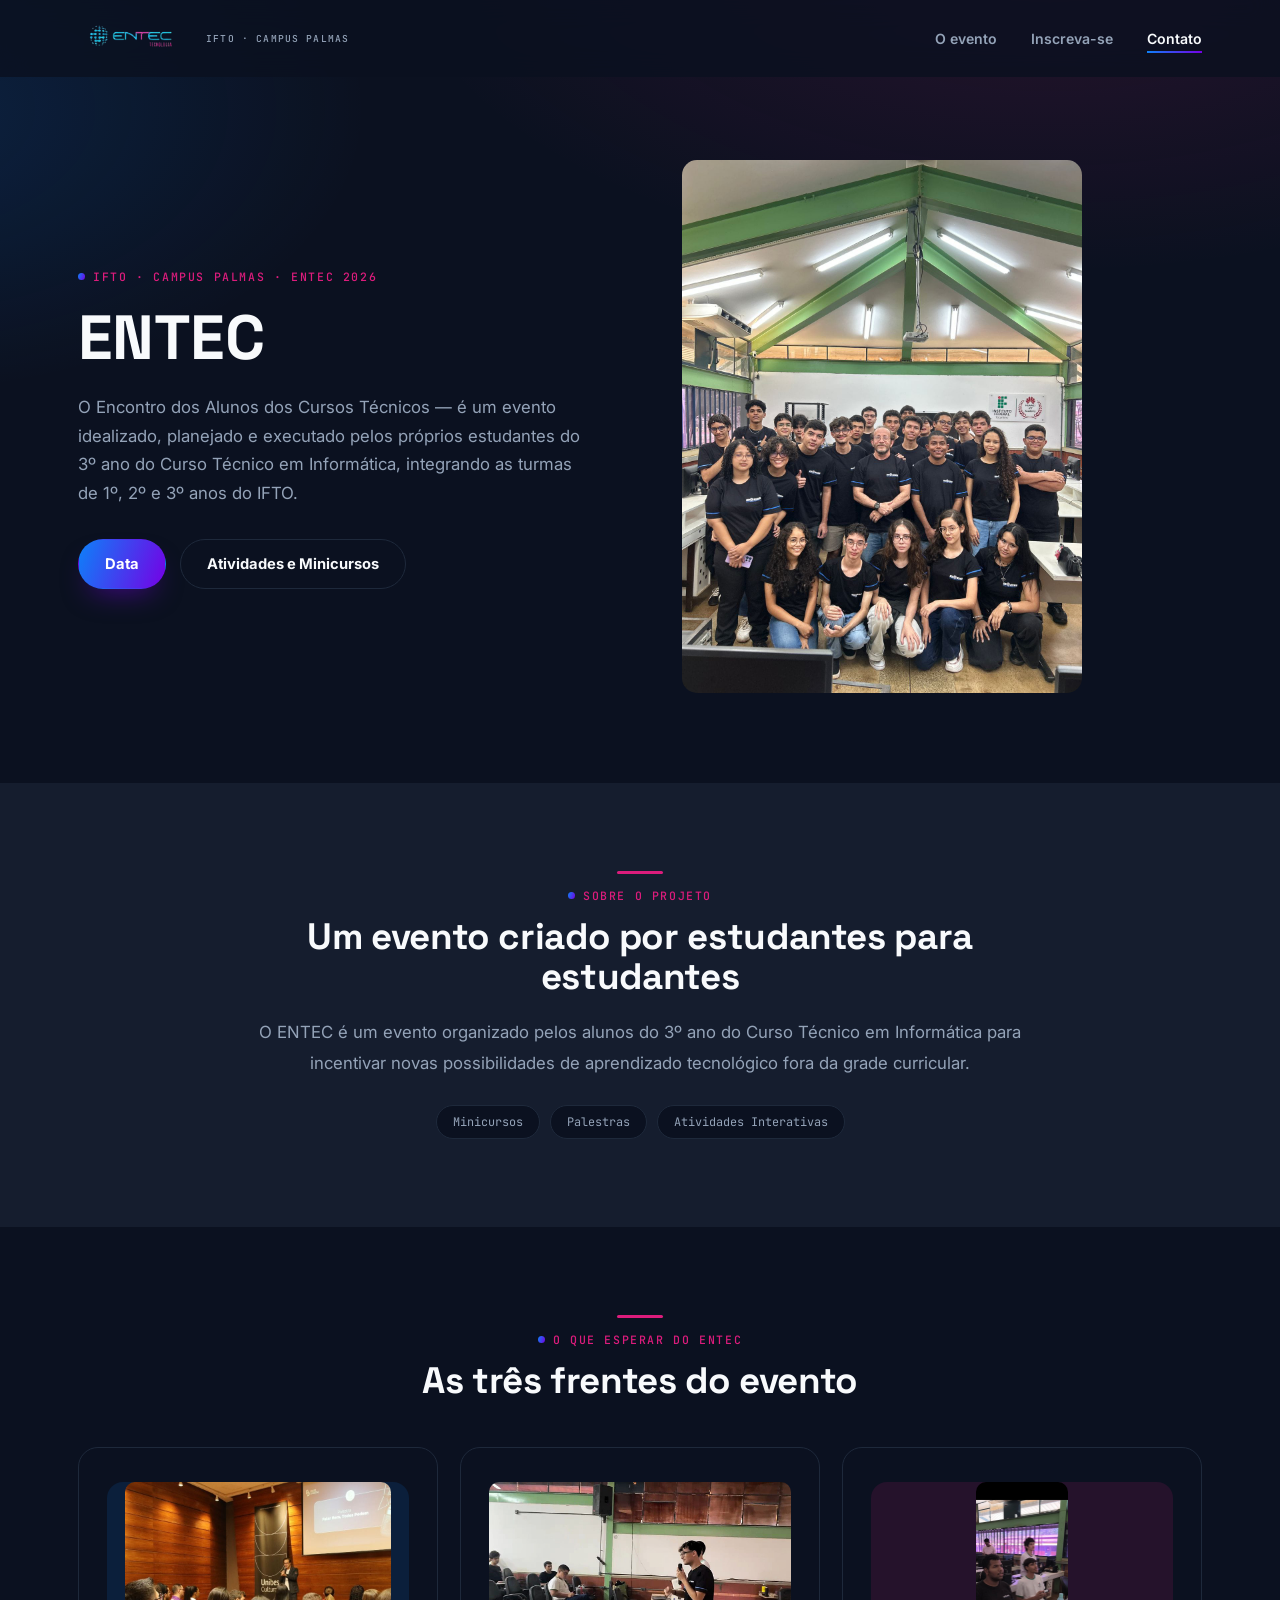
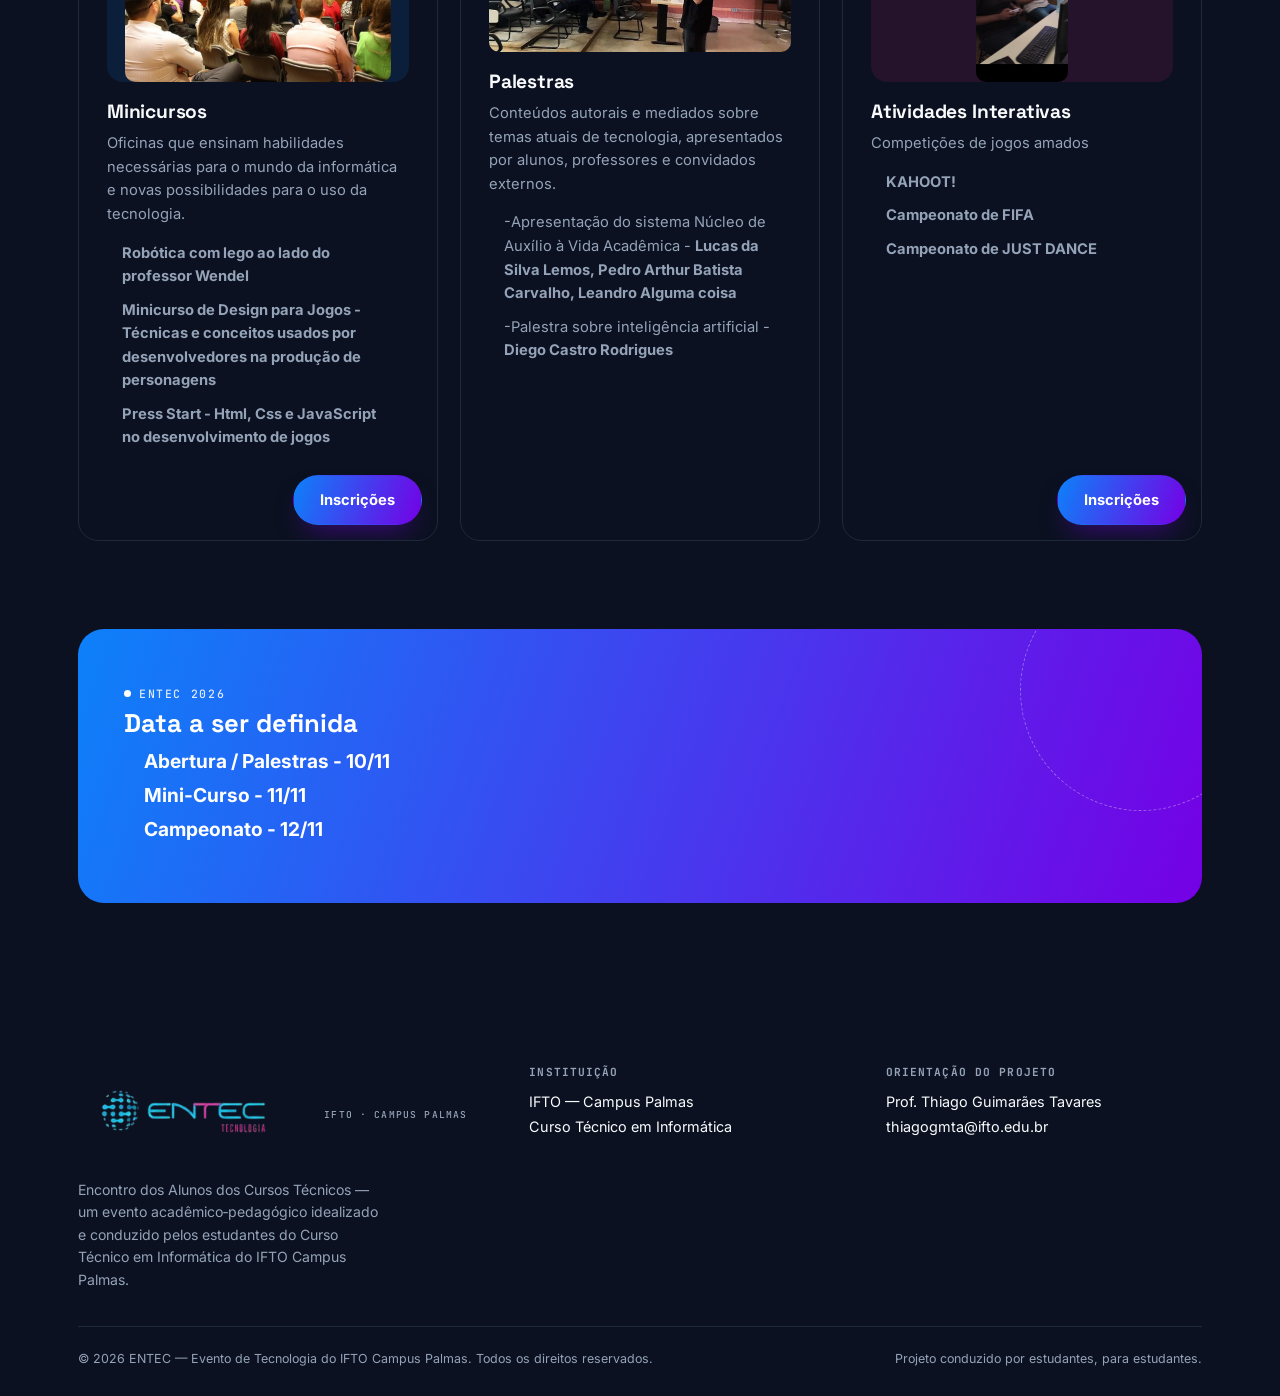
<file: index.html>
<!DOCTYPE html>
<html lang="pt-BR">

<head>
  <meta charset="UTF-8">
  <meta name="viewport" content="width=device-width, initial-scale=1.0">
  <title>ENTEC 2026 — Encontro dos Alunos dos Cursos Técnicos · IFTO Campus Palmas</title>
  <meta name="description"
    content="ENTEC — Encontro dos Alunos dos Cursos Técnicos. Um evento idealizado e conduzido pelos próprios estudantes do IFTO Campus Palmas.">
  <link href="style.css" rel="stylesheet" type="text/css">
  <link rel="preconnect" href="https://fonts.googleapis.com">
  <link rel="preconnect" href="https://fonts.gstatic.com" crossorigin>
  <link
    href="https://fonts.googleapis.com/css2?family=Space+Grotesk:wght@500;600;700&family=Inter:wght@400;500;600;700&family=JetBrains+Mono:wght@500&display=swap"
    rel="stylesheet">
</head>

<body>

  <header class="site" id="siteHeader">
    <div class="wrap nav-inner">
      <a href="#topo" class="brand">
        <img class="brand-logo-img" src="assets/logo-img.png" alt="Logo do ENTEC 2026">
        <small class="brand-sub">IFTO · Campus Palmas</small>
      </a>
      <nav class="links" id="navLinks">
        <a href="#esperar">O evento</a>
        <a href="inscricoes_minicurso.html">Inscreva-se</a>
        <a href="#contato">Contato</a>
      </nav>
      <button class="burger" id="burgerBtn" aria-label="Abrir menu">
        <span></span><span></span><span></span>
      </button>
    </div>
    <div class="mobile-panel" id="mobilePanel">
      <a href="#esperar">O evento</a>
      <a href="inscricoes_minicurso.html">Inscreva-se</a>
      <a href="#contato">Contato</a>
      <a href="#contato" class="nav-cta">Fique ligado</a>
    </div>
  </header>

  <main id="topo">

    <!-- HERO -->
    <section class="hero">
      <div class="wrap hero-grid">
        <div>
          <span class="eyebrow reveal in">IFTO · Campus Palmas · ENTEC 2026</span>
          <h1 class="reveal in">ENTEC</h1>
          <p class="lead reveal in">O Encontro dos Alunos dos Cursos Técnicos — é um evento idealizado,
            planejado e executado pelos próprios estudantes do 3º ano do Curso Técnico em Informática, integrando as
            turmas de 1º, 2º e 3º anos do IFTO.</p>
          <div class="hero-ctas reveal in">
            <a href="#contato" class="btn btn-primary">Data</a>
            <a href="#esperar" class="btn btn-ghost">Atividades e Minicursos</a>
          </div>
        </div>
        <div class="hero-visual reveal in">
          <img id="imgprincipal" src="assets/turma_no_gredes.jpeg" alt="">
        </div>
      </div>
    </section>

    <!-- SOBRE -->
    <section class="sobre section-pad" id="sobre">
      <div class="wrap">
        <div class="sobre-inner reveal">
          <span class="divider-dot"></span>
          <span class="eyebrow" style="margin-top:14px; display:inline-flex;">Sobre o projeto</span>
          <h2 style="margin-top:14px; font-size:clamp(1.7rem,3vw,2.3rem);">Um evento criado por estudantes para
            estudantes
          </h2>
          <p style="margin-top:20px;">O ENTEC é um evento organizado pelos alunos do 3º ano do Curso Técnico em
            Informática para incentivar
            novas possibilidades de aprendizado tecnológico fora da grade curricular.
          </p>
          <div class="sobre-tags">
            <span class="sobre-tag">Minicursos</span>
            <span class="sobre-tag">Palestras</span>
            <span class="sobre-tag">Atividades Interativas</span>
          </div>
        </div>
      </div>
    </section>

    <!-- O QUE ESPERAR: QUADRADINHOS -->
    <section class="section-pad" id="esperar">
      <div class="wrap">
        <div class="section-head">
          <span class="divider-dot"></span>
          <span class="eyebrow" style="margin-top:14px; display:inline-flex;">O que esperar do ENTEC</span>
          <h2>As três frentes do evento</h2>
        </div>
        <div class="esperar-grid">
          <div class="esperar-card reveal">
            <div class="esperar-icon"><img src="assets/palestra.png"></div>
            <h3>Minicursos</h3>
            <p>Oficinas que ensinam habilidades necessárias para o mundo da informática e novas possibilidades
              para o uso da tecnologia.
            </p>
            <div class="sub-card">
              <ul class="sub-card-list">
                <li>
                  <p class="text-grad"><b>Robótica com lego ao lado do professor Wendel</b></p>
                </li>
                <li>
                  <p><b>Minicurso de Design para Jogos - Técnicas e conceitos usados por desenvolvedores na produção de
                      personagens</b></p>
                </li>
                <li>
                  <p><b>Press Start - Html, Css e JavaScript no desenvolvimento de jogos</b></p>
                </li>
              </ul>
            </div>
            <a href="inscricoes_minicurso.html" class="btn btn-primary inscricao-button">Inscrições</a>
          </div>
          <div class="esperar-card reveal">
            <div class="esperar-icon"><img src="assets/palestra.jpeg"></div>
            <h3>Palestras</h3>
            <p>Conteúdos autorais e mediados sobre temas atuais de tecnologia, apresentados por alunos, professores e
              convidados externos.</p>
            <div class="sub-card">
              <ul class="sub-card-list">
                <li>
                  <p>-Apresentação do sistema Núcleo de Auxílio à Vida Acadêmica - <b>Lucas da Silva Lemos, Pedro Arthur
                      Batista Carvalho, Leandro Alguma coisa</b></p>
                </li>
                <li>
                  <p>-Palestra sobre inteligência artificial - <b>Diego Castro Rodrigues</b></p>
                </li>
              </ul>
            </div>
          </div>
          <div class="esperar-card reveal">
            <div class="esperar-icon"><img src="assets/kaue.jpeg"></div>
            <h3>Atividades Interativas</h3>
            <p>Competições de jogos amados</p>
            <div class="sub-card">
              <ul class="sub-card-list">
                <li>
                  <p><b>KAHOOT!</b></p>
                </li>
                <li>
                  <p><b>Campeonato de FIFA</b></p>
                </li>
                <li>
                  <p><b>Campeonato de JUST DANCE</b></p>
                </li>
              </ul>
            </div>
            <a href="inscricoes_minicurso.html#interativas" class="btn btn-primary inscricao-button">Inscrições</a>
          </div>
        </div>
      </div>
    </section>

    <!-- CTA -->
    <section class="section-pad" id="contato" style="padding-top:0;">
      <div class="wrap">
        <div class="cta-band reveal">
          <div class="left">
            <span class="eyebrow">ENTEC 2026</span>
            <strong>Data a ser definida</strong>
            <ul class="data-list">
              <li data="data-list-item">Abertura / Palestras - 10/11</li>
              <li>Mini-Curso - 11/11</li>
              <li>Campeonato - 12/11</li>
            </ul>
          </div>
        </div>
        <p class="form-msg" id="formMsg"></p>
      </div>
    </section>

  </main>

  <footer>
    <div class="wrap">
      <div class="footer-grid">
        <div class="footer-brand">
          <a href="#topo" class="brand">
            <img class="brand-logo-img brand-logo-img--footer" src="assets/logo-img.png" alt="Logo do ENTEC 2026">
            <small class="brand-sub">IFTO · Campus Palmas</small>
          </a>
          <p>Encontro dos Alunos dos Cursos Técnicos — um evento acadêmico‑pedagógico idealizado e conduzido pelos
            estudantes do Curso Técnico em Informática do IFTO Campus Palmas.</p>
        </div>
        <div class="footer-col">
          <h5>Instituição</h5>
          <p>IFTO — Campus Palmas</p>
          <p>Curso Técnico em Informática</p>
        </div>
        <div class="footer-col">
          <h5>Orientação do projeto</h5>
          <p>Prof. Thiago Guimarães Tavares</p>
          <a href="mailto:thiagogmta@ifto.edu.br">thiagogmta@ifto.edu.br</a>
        </div>
      </div>
      <div class="footer-bottom">
        <span>© 2026 ENTEC — Evento de Tecnologia do IFTO Campus Palmas. Todos os direitos reservados.</span>
        <span>Projeto conduzido por estudantes, para estudantes.</span>
      </div>
    </div>
  </footer>

  <button id="top-btn" aria-label="Voltar ao topo">↑</button>

  <script>
    (function () {
      "use strict";

      var header = document.getElementById('siteHeader');
      var topBtn = document.getElementById('top-btn');
      function onScroll() {
        var y = window.scrollY || document.documentElement.scrollTop;
        header.classList.toggle('scrolled', y > 8);
        topBtn.classList.toggle('show', y > 500);
      }
      document.addEventListener('scroll', onScroll, { passive: true });
      onScroll();
      topBtn.addEventListener('click', function () { window.scrollTo({ top: 0, behavior: 'smooth' }); });

      var burger = document.getElementById('burgerBtn');
      var panel = document.getElementById('mobilePanel');
      burger.addEventListener('click', function () { panel.classList.toggle('open'); });
      panel.querySelectorAll('a').forEach(function (a) {
        a.addEventListener('click', function () { panel.classList.remove('open'); });
      });

      var sections = ['sobre', 'esperar', 'contato'];
      var navAnchors = document.querySelectorAll('nav.links a');
      var spyObserver = new IntersectionObserver(function (entries) {
        entries.forEach(function (entry) {
          if (entry.isIntersecting) {
            navAnchors.forEach(function (a) {
              a.classList.toggle('active', a.getAttribute('href') === '#' + entry.target.id);
            });
          }
        });
      }, { rootMargin: '-45% 0px -50% 0px' });
      sections.forEach(function (id) {
        var el = document.getElementById(id);
        if (el) spyObserver.observe(el);
      });

      var revealEls = document.querySelectorAll('.reveal:not(.in)');
      var revealObserver = new IntersectionObserver(function (entries, obs) {
        entries.forEach(function (entry) {
          if (entry.isIntersecting) {
            entry.target.classList.add('in');
            obs.unobserve(entry.target);
          }
        });
      }, { threshold: .15 });
      revealEls.forEach(function (el) { revealObserver.observe(el); });

      var form = document.getElementById('notifyForm');
      var msg = document.getElementById('formMsg');
      if (form) {
        form.addEventListener('submit', function (e) {
          e.preventDefault();
          msg.textContent = 'Prontinho — avisaremos você assim que o ENTEC 2026 estiver com inscrições abertas.';
          form.reset();
        });
      }
    })();
  </script>
</body>

</html>
</file>
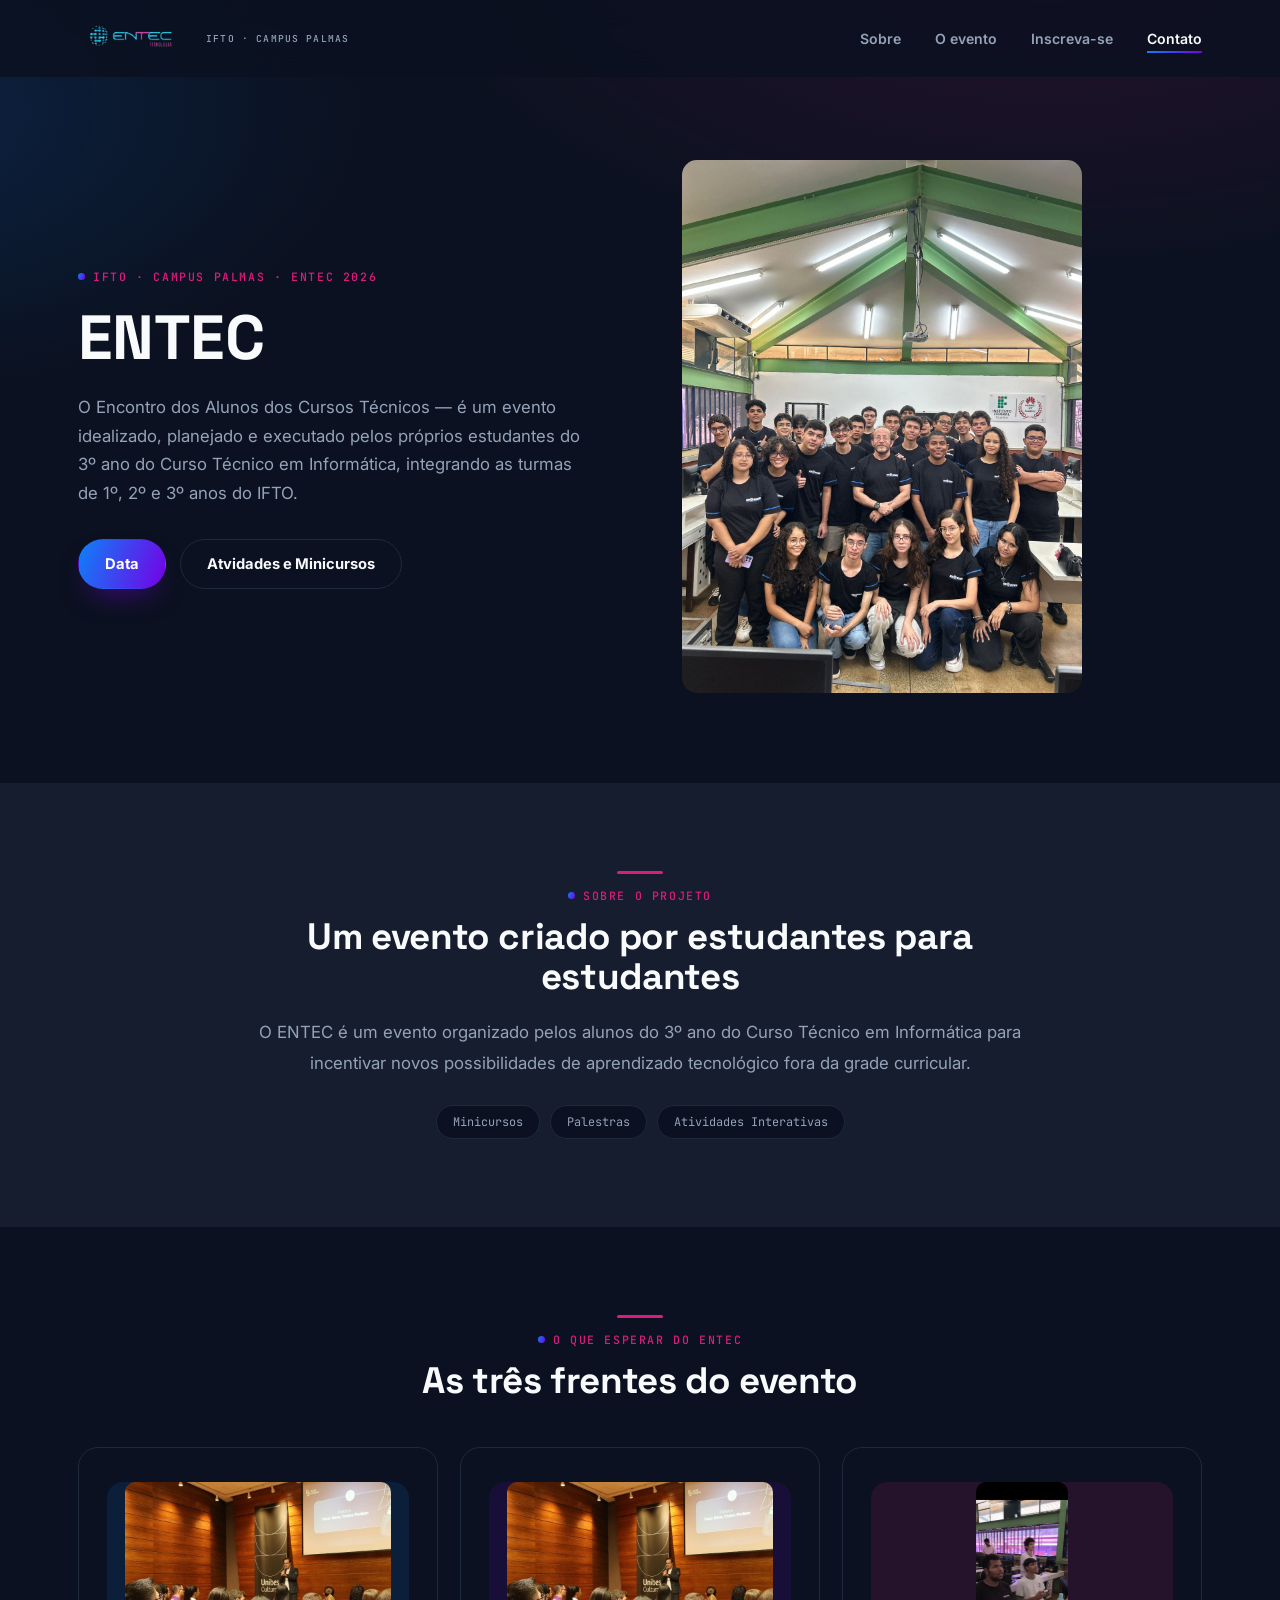
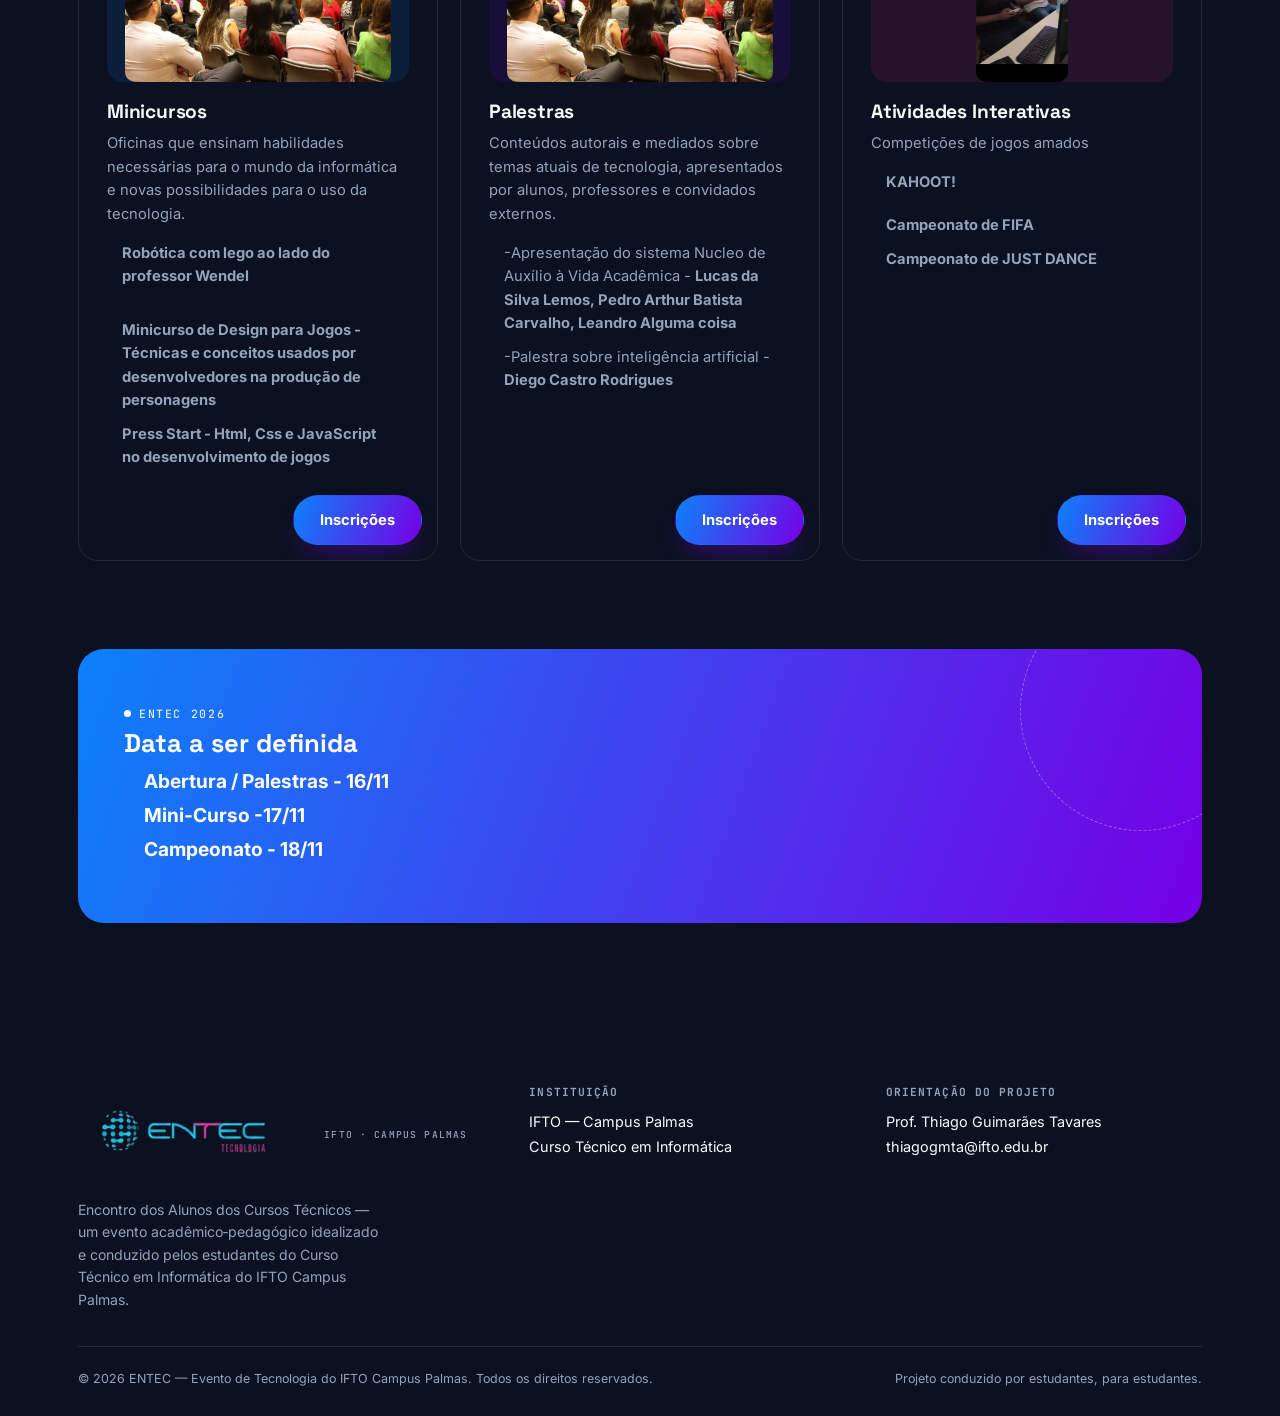
<file: entec-2026.html>
<!DOCTYPE html>
<html lang="pt-BR">

<head>
  <meta charset="UTF-8">
  <meta name="viewport" content="width=device-width, initial-scale=1.0">
  <title>ENTEC 2026 — Encontro dos Alunos dos Cursos Técnicos · IFTO Campus Palmas</title>
  <meta name="description"
    content="ENTEC — Encontro dos Alunos dos Cursos Técnicos. Um evento idealizado e conduzido pelos próprios estudantes do IFTO Campus Palmas.">
  <link href="style.css" rel="stylesheet" type="text/css">
  <link rel="preconnect" href="https://fonts.googleapis.com">
  <link rel="preconnect" href="https://fonts.gstatic.com" crossorigin>
  <link
    href="https://fonts.googleapis.com/css2?family=Space+Grotesk:wght@500;600;700&family=Inter:wght@400;500;600;700&family=JetBrains+Mono:wght@500&display=swap"
    rel="stylesheet">

</head>

<body>

  <header class="site" id="siteHeader">
    <div class="wrap nav-inner">
      <a href="#topo" class="brand">
        <img class="brand-logo-img" src="assets/logo-img.png" alt="Logo do ENTEC 2026">
        <small class="brand-sub">IFTO · Campus Palmas</small>
      </a>
      <nav class="links" id="navLinks">
        <a href="#sobre">Sobre</a>
        <a href="#esperar">O evento</a>
        <a href="inscricoes_minicurso.html">Inscreva-se</a>
        <a href="#contato">Contato</a>
      </nav>
      <button class="burger" id="burgerBtn" aria-label="Abrir menu">
        <span></span><span></span><span></span>
      </button>
    </div>
    <div class="mobile-panel" id="mobilePanel">
      <a href="#sobre">Sobre</a>
      <a href="#esperar">O evento</a>
      <a href="inscricoes_minicurso.html">Inscreva-se</a>
      <a href="#contato">Contato</a>
      <a href="#contato" class="nav-cta">Fique ligado</a>
    </div>
  </header>

  <main id="topo">

    <!-- HERO -->
    <section class="hero">
      <div class="wrap hero-grid">
        <div>
          <span class="eyebrow reveal in">IFTO · Campus Palmas · ENTEC 2026</span>
          <h1 class="reveal in">ENTEC</h1>
          <p class="lead reveal in">O Encontro dos Alunos dos Cursos Técnicos — é um evento idealizado,
            planejado e executado pelos próprios estudantes do 3º ano do Curso Técnico em Informática, integrando as
            turmas de 1º, 2º e 3º anos do IFTO.</p>
          <div class="hero-ctas reveal in">
            <a href="#contato" class="btn btn-primary">Data</a>
            <a href="#esperar" class="btn btn-ghost">Atvidades e Minicursos</a>
          </div>
        </div>
        <div class="hero-visual reveal in">
          <img id="imgprincipal" src="assets/turma_no_gredes.jpeg" alt="">
        </div>
      </div>
    </section>

    <!-- SOBRE -->
    <section class="sobre section-pad" id="sobre">
      <div class="wrap">
        <div class="sobre-inner reveal">
          <span class="divider-dot"></span>
          <span class="eyebrow" style="margin-top:14px; display:inline-flex;">Sobre o projeto</span>
          <h2 style="margin-top:14px; font-size:clamp(1.7rem,3vw,2.3rem);">Um evento criado por estudantes para
            estudantes
          </h2>
          <p style="margin-top:20px;">O ENTEC é um evento organizado pelos alunos do 3º ano do Curso Técnico em
            Informática para incentivar
            novos possibilidades de aprendizado tecnológico fora da grade curricular.
          </p>
          <div class="sobre-tags">
            <span class="sobre-tag">Minicursos</span>
            <span class="sobre-tag">Palestras</span>
            <span class="sobre-tag">Atividades Interativas</span>
          </div>
        </div>
      </div>
    </section>

    <!-- O QUE ESPERAR: QUADRADINHOS -->
    <section class="section-pad" id="esperar">
      <div class="wrap">
        <div class="section-head">
          <span class="divider-dot"></span>
          <span class="eyebrow" style="margin-top:14px; display:inline-flex;">O que esperar do ENTEC</span>
          <h2>As três frentes do evento</h2>
        </div>
        <div class="esperar-grid">
          <div class="esperar-card reveal">
            <div class="esperar-icon"><img src="assets/palestra.png"></div>
            <h3>Minicursos</h3>
            <p>Oficinas que ensinam habilidades necessárias para o mundo da informática e novas possibilidades
              para o uso da tecnologia.
            </p>
            <div class="sub-card">
              <ul class="sub-card-list">
                <li>
                  <p class="text-grad"><b>Robótica com lego ao lado do professor Wendel</b></p>
                <li>
                <li>
                </li>
                <li>
                  <p><b>Minicurso de Design para Jogos - Técnicas e conceitos usados por desenvolvedores na produção de
                      personagens</b></p>
                </li>
                <li>
                  <p><b>Press Start - Html, Css e JavaScript no desenvolvimento de jogos</b></p>
                </li>
              </ul>
            </div>
            <a href="inscricoes_minicurso.html" class="btn btn-primary inscricao-button">Inscrições</a>
          </div>
          <div class="esperar-card reveal">
            <div class="esperar-icon"><img src="assets/palestra.png"></div>
            <h3>Palestras</h3>
            <p>Conteúdos autorais e mediados sobre temas atuais de tecnologia, apresentados por alunos, professores e
              convidados externos.</p>
            <div class="sub-card">
              <ul class="sub-card-list">
                
                <li>
                  <p>-Apresentação do sistema Nucleo de Auxílio à Vida Acadêmica - <b>Lucas da Silva Lemos, Pedro Arthur
                      Batista Carvalho, Leandro Alguma coisa</b></p>
                </li>
                <li>
                  <p>-Palestra sobre inteligência artificial - <b>Diego Castro Rodrigues</b></p>
                </li>
              </ul>
            </div>
            <a href="inscricoes_minicurso.html" class="btn btn-primary inscricao-button">Inscrições</a>
          </div>
          <div class="esperar-card reveal">
            <div class="esperar-icon"><img src="assets/kaue.jpeg"></div>
            <h3>Atividades Interativas</h3>
            <p>Competições de jogos amados</p>
            <div class="sub-card">
              <ul class="sub-card-list">
                <li>
                  <p><b>KAHOOT!</b></p>
                <li>
                <li>
                  <p><b>Campeonato de FIFA</b></p>
                </li>
                <li>
                  <p><b>Campeonato de JUST DANCE</b></p>
                </li>

              </ul>
            </div>
            <a href="inscricoes_minicurso.html#interativas" class="btn btn-primary inscricao-button">Inscrições</a>
          </div>
        </div>
      </div>
    </section>

    <!-- CTA -->
    <section class="section-pad" id="contato" style="padding-top:0;">
      <div class="wrap">
        <div class="cta-band reveal">
          <div class="left">
            <span class="eyebrow">ENTEC 2026</span>
            <strong>Data a ser definida</strong>
            <ul class="data-list">
              <li data="data-list-item">Abertura / Palestras - 16/11</li>
              <li>Mini-Curso -17/11</li>
              <li>Campeonato - 18/11</li>
            </ul>

          </div>
        </div>
        <p class="form-msg" id="formMsg"></p>
      </div>
    </section>

  </main>

  <footer>
    <div class="wrap">
      <div class="footer-grid">
        <div class="footer-brand">
          <a href="#topo" class="brand">
            <img class="brand-logo-img brand-logo-img--footer" src="assets/logo-img.png" alt="Logo do ENTEC 2026">
            <small class="brand-sub">IFTO · Campus Palmas</small>
          </a>
          <p>Encontro dos Alunos dos Cursos Técnicos — um evento acadêmico‑pedagógico idealizado e conduzido pelos
            estudantes do Curso Técnico em Informática do IFTO Campus Palmas.</p>
        </div>
        <div class="footer-col">
          <h5>Instituição</h5>
          <p>IFTO — Campus Palmas</p>
          <p>Curso Técnico em Informática</p>
        </div>
        <div class="footer-col">
          <h5>Orientação do projeto</h5>
          <p>Prof. Thiago Guimarães Tavares</p>
          <a href="mailto:thiagogmta@ifto.edu.br">thiagogmta@ifto.edu.br</a>
        </div>
      </div>
      <div class="footer-bottom">
        <span>© 2026 ENTEC — Evento de Tecnologia do IFTO Campus Palmas. Todos os direitos reservados.</span>
        <span>Projeto conduzido por estudantes, para estudantes.</span>
      </div>
    </div>
  </footer>

  <button id="top-btn" aria-label="Voltar ao topo">↑</button>

  <script>
    (function () {
      "use strict";

      var header = document.getElementById('siteHeader');
      var topBtn = document.getElementById('top-btn');
      function onScroll() {
        var y = window.scrollY || document.documentElement.scrollTop;
        header.classList.toggle('scrolled', y > 8);
        topBtn.classList.toggle('show', y > 500);
      }
      document.addEventListener('scroll', onScroll, { passive: true });
      onScroll();
      topBtn.addEventListener('click', function () { window.scrollTo({ top: 0, behavior: 'smooth' }); });

      var burger = document.getElementById('burgerBtn');
      var panel = document.getElementById('mobilePanel');
      burger.addEventListener('click', function () { panel.classList.toggle('open'); });
      panel.querySelectorAll('a').forEach(function (a) {
        a.addEventListener('click', function () { panel.classList.remove('open'); });
      });

      var sections = ['sobre', 'esperar', 'contato'];
      var navAnchors = document.querySelectorAll('nav.links a');
      var spyObserver = new IntersectionObserver(function (entries) {
        entries.forEach(function (entry) {
          if (entry.isIntersecting) {
            navAnchors.forEach(function (a) {
              a.classList.toggle('active', a.getAttribute('href') === '#' + entry.target.id);
            });
          }
        });
      }, { rootMargin: '-45% 0px -50% 0px' });
      sections.forEach(function (id) {
        var el = document.getElementById(id);
        if (el) spyObserver.observe(el);
      });

      var revealEls = document.querySelectorAll('.reveal:not(.in)');
      var revealObserver = new IntersectionObserver(function (entries, obs) {
        entries.forEach(function (entry) {
          if (entry.isIntersecting) {
            entry.target.classList.add('in');
            obs.unobserve(entry.target);
          }
        });
      }, { threshold: .15 });
      revealEls.forEach(function (el) { revealObserver.observe(el); });

      var form = document.getElementById('notifyForm');
      var msg = document.getElementById('formMsg');
      form.addEventListener('submit', function (e) {
        e.preventDefault();
        msg.textContent = 'Prontinho — avisaremos você assim que o ENTEC 2026 estiver com inscrições abertas.';
        form.reset();
      });


    })();
  </script>
</body>

</html>
</file>
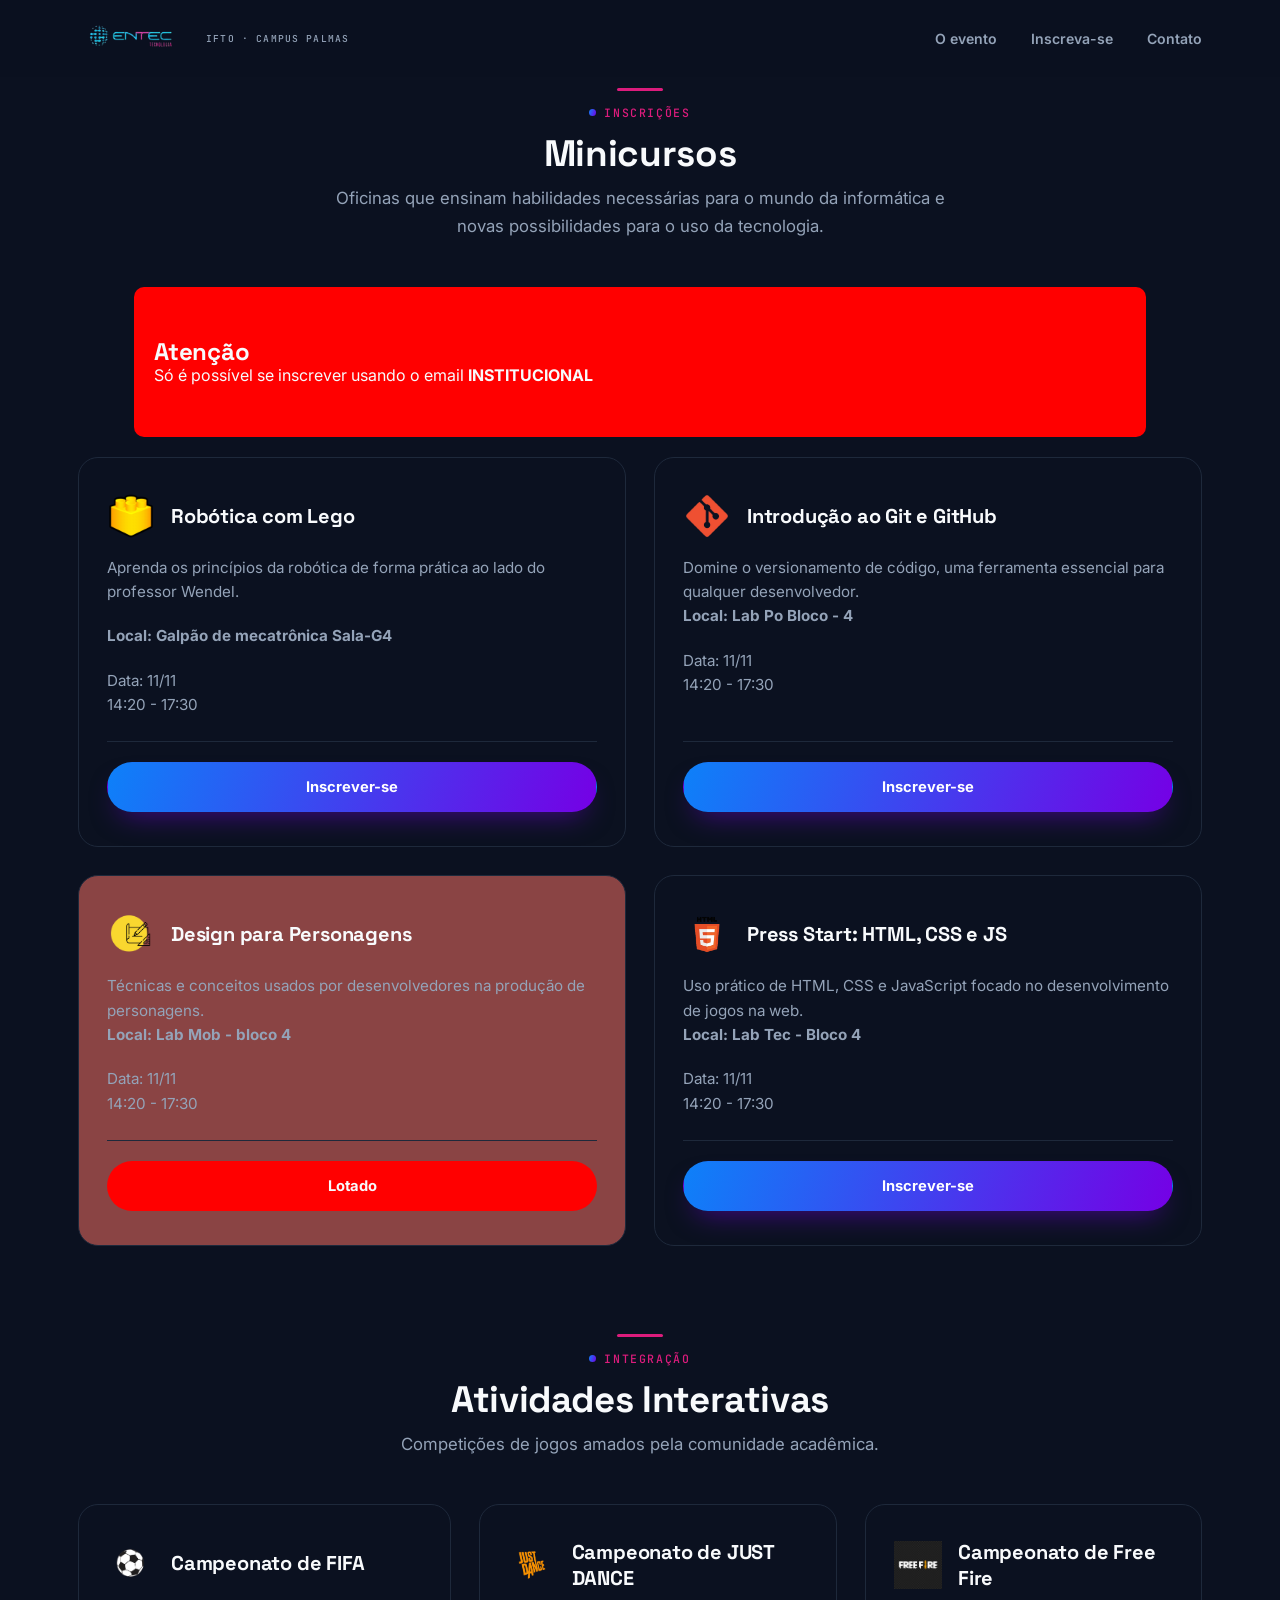
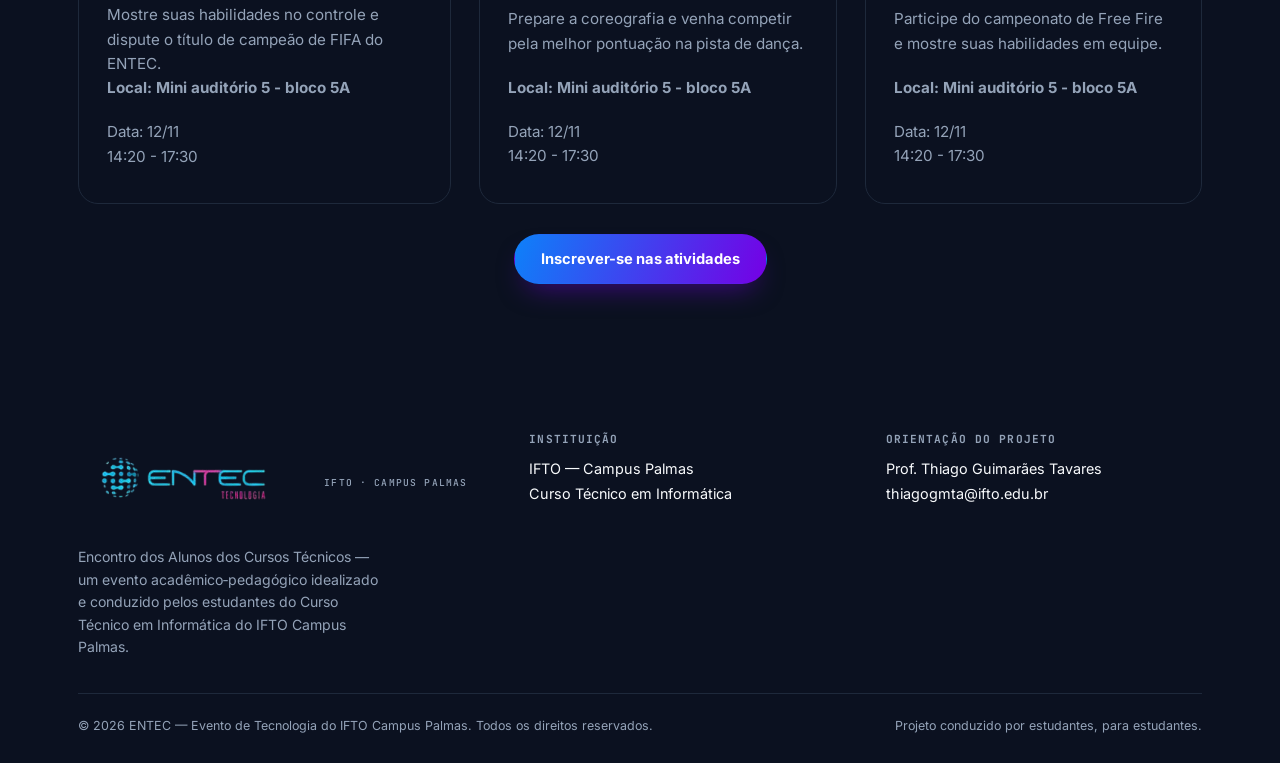
<file: inscricoes_minicurso.html>
<!DOCTYPE html>
<html lang="pt-BR">

<head>
  <meta charset="UTF-8">
  <meta name="viewport" content="width=device-width, initial-scale=1.0">
  <title>ENTEC 2026 — Encontro dos Alunos dos Cursos Técnicos · IFTO Campus Palmas</title>
  <meta name="description"
    content="ENTEC — Encontro dos Alunos dos Cursos Técnicos. Um evento idealizado e conduzido pelos próprios estudantes do IFTO Campus Palmas.">
  <link href="style.css" rel="stylesheet" type="text/css">
  <link rel="preconnect" href="https://fonts.googleapis.com">
  <link rel="preconnect" href="https://fonts.gstatic.com" crossorigin>
  <link
    href="https://fonts.googleapis.com/css2?family=Space+Grotesk:wght@500;600;700&family=Inter:wght@400;500;600;700&family=JetBrains+Mono:wght@500&display=swap"
    rel="stylesheet">

</head>

<body>

  <header class="site" id="siteHeader">
    <div class="wrap nav-inner">
      <a href="index.html" class="brand">
        <img class="brand-logo-img" src="assets/logo-img.png" alt="Logo do ENTEC 2026">
        <small class="brand-sub">IFTO · Campus Palmas</small>
      </a>
      <nav class="links" id="navLinks">
        <a href="#esperar">O evento</a>
        <a href="#inscricao">Inscreva-se</a>
             <a href="#contato">Contato</a>
      </nav>
      <button class="burger" id="burgerBtn" aria-label="Abrir menu">
        <span></span><span></span><span></span>
      </button>
    </div>
    <div class="mobile-panel" id="mobilePanel">
      <a href="#esperar">O evento</a>
      <a href="#inscricao">Inscreva-se</a>
      <a href="#contato">Contato</a>
    </div>
  </header>

  <main id="topo">
        
    <section class="section-pad" id="inscricao-detalhes">
      <div class="wrap">
        
        <!-- Bloco: Minicursos -->
        <div class="section-head">
          <span class="divider-dot"></span>
          <span class="eyebrow" style="margin-top:14px; display:inline-flex;">Inscrições</span>
          <h2>Minicursos</h2>
          <p class="lead" style="margin-top: 10px;">Oficinas que ensinam habilidades necessárias para o mundo da informática e novas possibilidades para o uso da tecnologia.</p>
        </div>
        <div class="warning"><h1>Atenção</h1><p>Só é possível se inscrever usando o email <b>INSTITUCIONAL</b></p></div>
        <div class="inscricao-grid">
          <!-- Card 1 -->
          <div class="inscricao-card reveal">
            <div class="inscricao-card-header">
              <img src="assets/lego.png" alt="Ícone de robótica" class="inscricao-icon">
              <h3>Robótica com Lego</h3>
            </div>
            <div class="inscricao-card-body">
              <p>Aprenda os princípios da robótica de forma prática ao lado do professor Wendel.</p>
              <br>
             <p class="local-evento"><b>Local: Galpão de mecatrônica Sala-G4</b></p>
             <br>
             <p class="horario-evento">Data: 11/11 <br> 14:20 - 17:30</p>
            </div>
            <div class="inscricao-card-footer">
              <a href="https://forms.gle/izZyMfVfNDe2NWn66" class="btn btn-primary">Inscrever-se</a>
            </div>
          </div>

          <!-- Card 2 -->
          <div class="inscricao-card reveal">
            <div class="inscricao-card-header">
              <img src="assets/git-icon.png" alt="Ícone de Git" class="inscricao-icon">
              <h3>Introdução ao Git e GitHub</h3>
            </div>
            <div class="inscricao-card-body">
              <p>Domine o versionamento de código, uma ferramenta essencial para qualquer desenvolvedor.</p>
              <p class="local-evento"><b>Local: Lab Po Bloco - 4</b></p>
             <br>
             <p class="horario-evento">Data: 11/11 <br> 14:20 - 17:30</p>
            </div>
            <div class="inscricao-card-footer">
              <a href="https://forms.gle/QtJushik2UPknytt6" class="btn btn-primary">Inscrever-se</a>
            </div>
          </div>

          <!-- Card 3 -->
          <div class="inscricao-card reveal lotado">
            <div class="inscricao-card-header">
              <img src="assets/design-icon.png" alt="Ícone de design" class="inscricao-icon">
              <h3>Design para Personagens</h3>
            </div>
            <div class="inscricao-card-body">
              <p>Técnicas e conceitos usados por desenvolvedores na produção de personagens.</p>
              <p class="local-evento"><b>Local: Lab Mob -  bloco 4</b></p>
             <br>
             <p class="horario-evento">Data: 11/11 <br> 14:20 - 17:30</p>
            </div>
            <div class="inscricao-card-footer">
              <div class="btn lotado-button">Lotado</div>
            </div>
          </div>

          <!-- Card 4 -->
          <div class="inscricao-card reveal" >
            <div class="inscricao-card-header">
              <img src="assets/html-icon.png" alt="Ícone de HTML" class="inscricao-icon">
              <h3>Press Start: HTML, CSS e JS</h3>
            </div>
            <div class="inscricao-card-body">
              <p>Uso prático de HTML, CSS e JavaScript focado no desenvolvimento de jogos na web.</p>
              <p class="local-evento"><b>Local: Lab Tec - Bloco 4</b></p>
             <br>
             <p class="horario-evento">Data: 11/11 <br> 14:20 - 17:30</p>
            </div>
            <div id="interativas" class="inscricao-card-footer">
              <a href="https://docs.google.com/forms/d/e/1FAIpQLSf5XFwd92KWGV2iISF3BQC2aHbIEm8888BMt0iaz3wXI7SKXQ/viewform" class="btn btn-primary">Inscrever-se</a>
            </div>
          </div>
        </div>

        <!-- Bloco: Atividades Interativas -->
        <div  class="section-head" style="margin-top: 88px;">
          <span class="divider-dot"></span>
          <span  class="eyebrow" style="margin-top:14px; display:inline-flex;">Integração</span>
          <h2>Atividades Interativas</h2>
          <p class="lead" style="margin-top: 10px;">Competições de jogos amados pela comunidade acadêmica.</p>
        </div>

        <div class="inscricao-grid-minic">
          <!-- Card 1 -->

          <!-- Card 2 -->
          <div class="inscricao-card reveal">
            <div class="inscricao-card-header">
              <img src="assets/fifa-icon.webp" alt="Ícone de FIFA" class="inscricao-icon">
              <h3>Campeonato de FIFA</h3>
            </div>
            <div class="inscricao-card-body">
              <p>Mostre suas habilidades no controle e dispute o título de campeão de FIFA do ENTEC.</p>
              <p class="local-evento"><b>Local: Mini auditório 5 - bloco 5A</b></p>
             <br>
             <p class="horario-evento">Data: 12/11 <br> 14:20 - 17:30</p>
            </div>
          </div>

          <!-- Card 3 -->
          <div class="inscricao-card reveal">
            <div class="inscricao-card-header">
              <img src="assets/just-icon.png" alt="Ícone de Just Dance" class="inscricao-icon">
              <h3>Campeonato de JUST DANCE</h3>
            </div>
            <div class="inscricao-card-body">
              <p>Prepare a coreografia e venha competir pela melhor pontuação na pista de dança.</p>
              <br>
             <p class="local-evento"><b>Local: Mini auditório 5 - bloco 5A</b></p>
             <br>
             <p class="horario-evento">Data: 12/11 <br> 14:20 - 17:30</p>
            </div>
          </div>

          <!-- Card 4: Free Fire -->
          <div class="inscricao-card reveal">
             <div class="inscricao-card-header">
                <img src="assets/freefire.png"
                 alt="Ícone do Free Fire"
               class="inscricao-icon">
           <h3>Campeonato de Free Fire</h3>
       </div>

      <div class="inscricao-card-body">
             <p>Participe do campeonato de Free Fire e mostre suas habilidades em equipe.</p>
             <br>
             <p class="local-evento"><b>Local: Mini auditório 5 - bloco 5A</b></p>
             <br>
             <p class="horario-evento">Data: 12/11 <br> 14:20 - 17:30</p>

           </div>
         </div>
               </div>

        <!-- Botão único para inscrição nas atividades -->
        <div style="text-align: center; margin-top: 30px;">
          <a href="https://forms.gle/tz57SLSjyLk3tjLYA"
             class="btn btn-primary"
             target="_blank"
             rel="noopener noreferrer">
            Inscrever-se nas atividades
          </a>
        </div>

      </div>
    </section>
  </main>

  <footer>
    <div class="wrap">
      <div class="footer-grid">
        <div class="footer-brand">
          <a href="#topo" class="brand">
            <img class="brand-logo-img brand-logo-img--footer" src="assets/logo-img.png" alt="Logo do ENTEC 2026">
            <small class="brand-sub">IFTO · Campus Palmas</small>
          </a>
          <p>Encontro dos Alunos dos Cursos Técnicos — um evento acadêmico‑pedagógico idealizado e conduzido pelos
            estudantes do Curso Técnico em Informática do IFTO Campus Palmas.</p>
        </div>
        <div class="footer-col">
          <h5>Instituição</h5>
          <p>IFTO — Campus Palmas</p>
          <p>Curso Técnico em Informática</p>
        </div>
        <div class="footer-col">
          <h5>Orientação do projeto</h5>
          <p>Prof. Thiago Guimarães Tavares</p>
          <a href="mailto:thiagogmta@ifto.edu.br">thiagogmta@ifto.edu.br</a>
        </div>
      </div>
      <div class="footer-bottom">
        <span>© 2026 ENTEC — Evento de Tecnologia do IFTO Campus Palmas. Todos os direitos reservados.</span>
        <span>Projeto conduzido por estudantes, para estudantes.</span>
      </div>
    </div>
  </footer>

  <button id="top-btn" aria-label="Voltar ao topo">↑</button>

  <script>
    (function () {
      "use strict";

      var header = document.getElementById('siteHeader');
      var topBtn = document.getElementById('top-btn');
      function onScroll() {
        var y = window.scrollY || document.documentElement.scrollTop;
        header.classList.toggle('scrolled', y > 8);
        topBtn.classList.toggle('show', y > 500);
      }
      document.addEventListener('scroll', onScroll, { passive: true });
      onScroll();
      topBtn.addEventListener('click', function () { window.scrollTo({ top: 0, behavior: 'smooth' }); });

      var burger = document.getElementById('burgerBtn');
      var panel = document.getElementById('mobilePanel');
      burger.addEventListener('click', function () { panel.classList.toggle('open'); });
      panel.querySelectorAll('a').forEach(function (a) {
        a.addEventListener('click', function () { panel.classList.remove('open'); });
      });

      var sections = ['sobre', 'esperar', 'contato'];
      var navAnchors = document.querySelectorAll('nav.links a');
      var spyObserver = new IntersectionObserver(function (entries) {
        entries.forEach(function (entry) {
          if (entry.isIntersecting) {
            navAnchors.forEach(function (a) {
              a.classList.toggle('active', a.getAttribute('href') === '#' + entry.target.id);
            });
          }
        });
      }, { rootMargin: '-45% 0px -50% 0px' });
      sections.forEach(function (id) {
        var el = document.getElementById(id);
        if (el) spyObserver.observe(el);
      });

      var revealEls = document.querySelectorAll('.reveal:not(.in)');
      var revealObserver = new IntersectionObserver(function (entries, obs) {
        entries.forEach(function (entry) {
          if (entry.isIntersecting) {
            entry.target.classList.add('in');
            obs.unobserve(entry.target);
          }
        });
      }, { threshold: .15 });
      revealEls.forEach(function (el) { revealObserver.observe(el); });

      var form = document.getElementById('notifyForm');
      var msg = document.getElementById('formMsg');
      form.addEventListener('submit', function (e) {
        e.preventDefault();
        msg.textContent = 'Prontinho — avisaremos você assim que o ENTEC 2026 estiver com inscrições abertas.';
        form.reset();
      });

      
    })();
  </script>
</body>

</html>
</file>
<file: style.css>
:root {
  --bg: #0B1120;
  --white: #ffffff;
  --blue: #0D81F9;
  --purple: #7500E5;
  --pink: #DC1C7C;
  --ink: #F8FAFC;
  --ink-soft: #94A3B8;
  --line: #1E293B;
  --surface: #151D2E;
  --grad-main: linear-gradient(110deg, var(--blue) 0%, var(--purple) 100%);
  --grad-bee: linear-gradient(110deg, var(--blue) 10%, var(--purple) 30%, var(--pink) 75%);
  --maxw: 1180px;
  --font-display: 'Space Grotesk', system-ui, sans-serif;
  --font-body: 'Inter', system-ui, sans-serif;
  --font-mono: 'JetBrains Mono', monospace;
}

* {
  box-sizing: border-box;
  margin: 0;
  padding: 0;
}

html {
  scroll-behavior: smooth;
}

body {
  font-family: var(--font-body);
  color: var(--ink);
  background: var(--bg);
  -webkit-font-smoothing: antialiased;
  overflow-x: hidden;
}

a {
  color: inherit;
  text-decoration: none;
}

ul {
  list-style: none;
}

section {
  position: relative;
}

.wrap {
  max-width: var(--maxw);
  margin: 0 auto;
  padding: 0 28px;
}

h1,
h2,
h3,
h4 {
  font-family: var(--font-display);
  font-weight: 700;
  line-height: 1.08;
  letter-spacing: -0.01em;
}

.eyebrow {
  font-family: var(--font-mono);
  /* Trocado para combinar com outras tags */
  font-size: .72rem;
  letter-spacing: .14em;
  text-transform: uppercase;
  color: var(--pink);
  font-weight: 500;
  display: inline-flex;
  align-items: center;
  gap: 8px;
}

.eyebrow::before {
  content: "";
  width: 7px;
  height: 7px;
  border-radius: 50%;
  background: var(--grad-main);
  flex: none;
}

.lead {
  color: var(--ink-soft);
  font-size: 1.05rem;
  line-height: 1.7;
}

::selection {
  background: rgba(220, 28, 124, .22);
}

@media (prefers-reduced-motion: reduce) {
  * {
    animation-duration: .001ms !important;
    animation-iteration-count: 1 !important;
    transition-duration: .001ms !important;
    scroll-behavior: auto !important;
  }
}

.reveal {
  opacity: 0;
  transform: translateY(22px);
  transition: opacity .7s ease, transform .7s ease;
}

.reveal.in {
  opacity: 1;
  transform: none;
}

/* ---------- NAV ---------- */
header.site {
  position: fixed;
  inset: 0 0 auto 0;
  z-index: 100;
  background: rgba(11, 17, 32, .8);
  backdrop-filter: blur(14px);
  -webkit-backdrop-filter: blur(14px);
  border-bottom: 1px solid transparent;
  transition: border-color .3s ease, box-shadow .3s ease;
}

header.site.scrolled {
  border-color: var(--line);
  box-shadow: 0 8px 30px -20px rgba(0, 0, 0, .5);
}

.nav-inner {
  display: flex;
  align-items: center;
  justify-content: space-between;
  height: 76px;
}

.brand {
  display: flex;
  align-items: center;
  gap: 10px;
  font-family: var(--font-display);
  font-weight: 700;
  font-size: 1.15rem;
}

.brand-logo-img {
  height: 50px;
  /* Reduzido de 90px para caber perfeitamente na barra de 76px */
  width: auto;
  display: block;
  flex: none;
}

.brand-logo-img--footer {
  height: 100px;
}

.brand-sub {
  font-family: var(--font-mono);
  font-size: .6rem;
  letter-spacing: .12em;
  color: var(--pink);
  font-weight: 500;
  text-transform: uppercase;
  white-space: nowrap;
}

.brand small {
  display: block;
  font-family: var(--font-mono);
  font-size: .6rem;
  letter-spacing: .12em;
  color: var(--ink-soft);
  font-weight: 500;
  text-transform: uppercase;
}

nav.links {
  display: flex;
  gap: 34px;
  align-items: center;
}

nav.links a {
  font-size: .88rem;
  font-weight: 600;
  color: var(--ink-soft);
  position: relative;
  padding: 6px 0;
  transition: color .2s ease;
}

nav.links a::after {
  content: "";
  position: absolute;
  left: 0;
  right: 100%;
  bottom: 0;
  height: 2px;
  background: var(--grad-main);
  transition: right .25s ease;
}

nav.links a:hover,
nav.links a.active {
  color: var(--ink);
}

nav.links a:hover::after,
nav.links a.active::after {
  right: 0;
}

.nav-cta {
  font-size: .82rem;
  font-weight: 700;
  padding: 11px 20px;
  border-radius: 100px;
  color: var(--white);
  background: var(--grad-main);
  white-space: nowrap;
  box-shadow: 0 10px 22px -10px rgba(117, 0, 229, .55);
  transition: transform .2s ease, box-shadow .2s ease;
}

.nav-cta:hover {
  transform: translateY(-2px);
  box-shadow: 0 14px 26px -10px rgba(220, 28, 124, .5);
}

.burger {
  display: none;
  flex-direction: column;
  gap: 5px;
  background: none;
  border: 0;
  cursor: pointer;
  padding: 8px;
}

.burger span {
  width: 22px;
  height: 2px;
  background: var(--ink);
  border-radius: 2px;
  transition: .25s;
}

.mobile-panel {
  display: none;
  position: fixed;
  inset: 76px 0 0 0;
  background: var(--bg);
  z-index: 99;
  padding: 32px 28px;
  flex-direction: column;
  gap: 6px;
  height: 100vh;
  overflow-y: auto;
}

.mobile-panel.open {
  display: flex;
}

.mobile-panel a {
  font-family: var(--font-display);
  font-size: 1.4rem;
  font-weight: 600;
  padding: 14px 0;
  border-bottom: 1px solid var(--line);
}

.mobile-panel .nav-cta {
  margin-top: 20px;
  text-align: center;
}

@media (max-width: 880px) {
  nav.links {
    display: none;
  }

  .burger {
    display: flex;
  }

  .nav-cta.desktop-only {
    display: none;
  }

  .brand-sub {
    display: none;
    /* Ocultar texto secundário da logo no mobile para dar mais espaço */
  }
}

/* ---------- HERO ---------- */
.hero {
  padding: 160px 0 90px;
  position: relative;
  background:
    radial-gradient(1100px 560px at 82% -8%, rgba(220, 28, 124, .14), transparent 60%),
    radial-gradient(900px 520px at -10% 14%, rgba(13, 129, 249, .16), transparent 55%),
    var(--bg);
  overflow: hidden;
}

.hero-grid {
  display: grid;
  grid-template-columns: 1.05fr .95fr;
  gap: 56px;
  align-items: center;
}

.hero h1 {
  font-size: clamp(2.4rem, 5vw, 3.9rem);
  color: var(--ink);
}

.hero h1 em {
  font-style: normal;
  background: var(--grad-main);
  -webkit-background-clip: text;
  background-clip: text;
  color: transparent;
}

.hero .eyebrow {
  margin-bottom: 20px;
}

.hero .lead {
  margin: 22px 0 32px;
  max-width: 46ch;
  font-size: 1.05rem;
}

.hero-ctas {
  display: flex;
  gap: 14px;
  flex-wrap: wrap;
  align-items: center;
}

.btn {
  display: inline-flex;
  align-items: center;
  gap: 10px;
  font-weight: 700;
  font-size: .92rem;
  padding: 15px 26px;
  border-radius: 100px;
  border: 1px solid transparent;
  cursor: pointer;
  transition: transform .22s ease, box-shadow .22s ease, background .22s ease;
}

.btn-primary {
  background: var(--grad-main);
  color: var(--white);
  box-shadow: 0 14px 28px -12px rgba(117, 0, 229, .55);
}

.btn-primary:hover {
  transform: translateY(-2px);
  box-shadow: 0 18px 32px -12px rgba(220, 28, 124, .5);
}

.btn-ghost {
  background: var(--bg);
  color: var(--ink);
  border-color: var(--line);
}

.btn-ghost:hover {
  border-color: var(--purple);
  color: var(--purple);
  transform: translateY(-2px);
}

.btn-dot {
  width: 8px;
  height: 8px;
  border-radius: 50%;
  background: var(--pink);
  box-shadow: 0 0 0 4px rgba(220, 28, 124, .18);
  animation: pulse 2s infinite;
}

@keyframes pulse {

  0%,
  100% {
    opacity: 1;
  }

  50% {
    opacity: .35;
  }
}

.hero-visual {
  position: relative;
  aspect-ratio: 1/1;
  max-width: 460px;
  margin-left: auto;
  width: 100%;
}

#imgprincipal {
  width: 400px;
  border-radius: 15px;
  display: block;
  transform: translateX(-60px);
}

.inscricao-button {
  position: absolute;
  right: 15px;
  bottom: 15px;
}

@media (max-width: 940px) {
  .hero-grid {
    grid-template-columns: 1fr;
  }

  .hero-visual {
    max-width: 320px;
    margin: 0 auto;
  }

  #imgprincipal {
    max-width: 100%;
    transform: none;
  }

  .hero {
    padding-top: 126px;
  }
}

/* ---------- SECTION HEADERS ---------- */
.section-head {
  max-width: 680px;
  margin: 0 auto 46px;
  text-align: center;
}

.section-head h2 {
  font-size: clamp(1.7rem, 3vw, 2.3rem);
  margin-top: 14px;
}

.section-head .lead {
  margin: 14px auto 0;
  max-width: 56ch;
}

.section-pad {
  padding: 88px 0;
}

.divider-dot {
  width: 46px;
  height: 3px;
  border-radius: 3px;
  background: var(--pink);
  margin: 0 auto;
  display: block;
}

/* ---------- SOBRE ---------- */
.sobre {
  background: var(--surface);
}

.sobre-inner {
  max-width: 820px;
  margin: 0 auto;
  text-align: center;
}

.sobre-inner p {
  color: var(--ink-soft);
  line-height: 1.85;
  font-size: 1.05rem;
}

.sobre-inner strong {
  color: var(--ink);
}

.sobre-tags {
  display: flex;
  gap: 10px;
  justify-content: center;
  flex-wrap: wrap;
  margin-top: 26px;
}

.sobre-tag {
  font-family: var(--font-mono);
  font-size: .74rem;
  padding: 8px 16px;
  border-radius: 100px;
  border: 1px solid var(--line);
  color: var(--ink-soft);
  background: var(--bg);
}

/* ---------- QUADRADINHOS: O QUE ESPERAR ---------- */
.esperar-grid {
  display: grid;
  grid-template-columns: repeat(3, 1fr);
  gap: 22px;
  /* Removido o height: 700px; para permitir que o grid flua organicamente */
}

.esperar-card {
  background: var(--bg);
  border: 1px solid var(--line);
  border-radius: 20px;
  padding: 34px 28px 75px 28px;
  /* Padding inferior aumentado para evitar conflito com botão absoluto */
  transition: transform .25s ease, box-shadow .25s ease, border-color .25s ease;
  position: relative;
  overflow: hidden;
}

.data-list {
  margin: 10px;
  font-weight: bold;
}

.data-list li {
  margin: 10px;
  font-size: 1.2rem;
}

.esperar-card::before {
  content: "";
  position: absolute;
  left: 0;
  top: 0;
  right: 0;
  height: 4px;
  background: var(--grad-main);
  transform: scaleX(0);
  transform-origin: left;
  transition: transform .3s ease;
}

.esperar-card:hover {
  transform: translateY(-6px);
  box-shadow: 0 22px 40px -22px rgba(0, 0, 0, .5);
  border-color: transparent;
}

.esperar-card:hover::before {
  transform: scaleX(1);
}

.esperar-icon {
  width: 100%;
  height: fit-content;
  border-radius: 16px;
  display: flex;
  align-items: center;
  justify-content: center;
  font-size: 1.6rem;
  margin-bottom: 20px;
}

.esperar-icon img {
  max-width: 100%;
  max-height: 200px;
  border-radius: 10px;
}

.esperar-card:nth-child(1) .esperar-icon {
  background: rgba(13, 129, 249, .12);
  color: var(--blue);
}

.esperar-card:nth-child(2) .esperar-icon {
  background: rgba(117, 0, 229, .12);
  color: var(--purple);
}

.esperar-card:nth-child(3) .esperar-icon {
  background: rgba(220, 28, 124, .12);
  color: var(--pink);
}

.esperar-card h3 {
  font-size: 1.2rem;
  margin-bottom: 10px;
}

.esperar-card p {
  font-size: .92rem;
  color: var(--ink-soft);
  line-height: 1.6;
}

@media (max-width: 880px) {
  .esperar-grid {
    grid-template-columns: 1fr;

  
  }
}

/* ---------- CTA ---------- */
.cta-band {
  border-radius: 26px;
  background: var(--grad-main);
  padding: 52px 46px;
  display: flex;
  align-items: center;
  justify-content: space-between;
  gap: 32px;
  flex-wrap: wrap;
  position: relative;
  overflow: hidden;
  color: var(--white);
}

.cta-band::after {
  content: "";
  position: absolute;
  right: -60px;
  top: -60px;
  width: 240px;
  height: 240px;
  border-radius: 50%;
  border: 1px dashed rgba(255, 255, 255, .35);
}

.cta-band .left strong {
  display: block;
  font-family: var(--font-display);
  font-size: 1.6rem;
  margin-top: 6px;
}

.cta-band .left .eyebrow {
  color: rgba(255, 255, 255, .85);
}

.cta-band .left .eyebrow::before {
  background: var(--white);
}

.cta-band .left p {
  margin-top: 12px;
  max-width: 44ch;
  color: rgba(255, 255, 255, .9);
  font-size: .94rem;
  line-height: 1.6;
}

.cta-band form {
  display: flex;
  gap: 10px;
  flex-wrap: wrap;
  position: relative;
  z-index: 1;
}

.cta-band input[type=email] {
  border: 1px solid rgba(255, 255, 255, .5);
  background: rgba(255, 255, 255, .12);
  border-radius: 100px;
  padding: 14px 20px;
  color: var(--white);
  font-size: .92rem;
  min-width: 220px;
  outline: none;
}

.cta-band input::placeholder {
  color: rgba(255, 255, 255, .75);
}

.cta-band button {
  background: var(--white);
  color: var(--purple);
  border: 0;
  border-radius: 100px;
  padding: 14px 26px;
  font-weight: 700;
  font-size: .92rem;
  cursor: pointer;
  transition: transform .2s ease;
}

.cta-band button:hover {
  transform: translateY(-2px);
}

.form-msg {
  font-size: .8rem;
  color: var(--ink-soft);
  text-align: right;
  max-width: 1180px;
  margin: 14px auto 0;
  padding-right: 4px;
}

/* ---------- PÁGINAS DE INSCRIÇÃO / DETALHES ---------- */
.inscricao-grid {
  display: grid;
  grid-template-columns: repeat(2, 1fr);
  gap: 28px;
}

.inscricao-grid-minic{
  display: flex;
  gap:28px;
} 


.inscricao-card {
  background: var(--bg);
  border: 1px solid var(--line);
  border-radius: 20px;
  padding: 34px 28px;
  display: flex;
  flex-direction: column;
  transition: transform .25s ease, box-shadow .25s ease, border-color .25s ease;
  position: relative;
  overflow: hidden;
  min-height: 280px;
}
.lotado {
  background: rgb(138, 68, 68);

}
.lotado-button{
  background: red;
}


.inscricao-card::before {
  content: "";
  position: absolute;
  left: 0;
  top: 0;
  right: 0;
  height: 4px;
  background: var(--grad-main);
  transform: scaleX(0);
  transform-origin: left;
  transition: transform .3s ease;
}

.inscricao-card:hover {
  transform: translateY(-6px);
  box-shadow: 0 22px 40px -22px rgba(0, 0, 0, .5);
  border-color: transparent;
}

.inscricao-card:hover::before {
  transform: scaleX(1);
}

.inscricao-card-header {
  display: flex;
  align-items: center;
  gap: 16px;
  margin-bottom: 16px;
}

.inscricao-icon {
  width: 48px;
  height: 48px;
  object-fit: contain;
  flex-shrink: 0;
}
.inscricao-icon-lotado {
  width: 48px;
  height: 48px;
  object-fit: contain;
  flex-shrink: 0;
}

.inscricao-card-header h3 {
  font-size: 1.25rem;
  color: var(--ink);
  line-height: 1.3;
  margin: 0;
}

.inscricao-card-body {
  flex: 1;
}

.inscricao-card-body p {
  font-size: .95rem;
  color: var(--ink-soft);
  line-height: 1.6;
}

.inscricao-card-footer {
  margin-top: 24px;
  padding-top: 20px;
  border-top: 1px solid var(--line);
}

.inscricao-card-footer .btn {
  width: 100%;
  justify-content: center;
}

@media (max-width: 880px) {
  .inscricao-grid {
    grid-template-columns: 1fr;
    display: grid;
  }
  .inscricao-grid-minic {
    display: grid;
    grid-template-columns: 1fr;
  }
}

@media (max-width: 640px) {
  .cta-band {
    padding: 34px 24px;
    flex-direction: column;
    align-items: flex-start;
  }
}

/* ---------- FOOTER ---------- */
footer {
  padding: 60px 0 30px;
  background: var(--bg);
}

.footer-grid {
  display: grid;
  grid-template-columns: 1.3fr 1fr 1fr;
  gap: 40px;
  padding-bottom: 34px;
  border-bottom: 1px solid var(--line);
}

.footer-brand p {
  color: var(--ink-soft);
  font-size: .88rem;
  margin-top: 14px;
  max-width: 34ch;
  line-height: 1.6;
}

.footer-col h5 {
  font-family: var(--font-mono);
  font-size: .7rem;
  letter-spacing: .1em;
  text-transform: uppercase;
  color: var(--ink-soft);
  margin-bottom: 14px;
}

.footer-col a,
.footer-col p {
  display: block;
  font-size: .9rem;
  color: var(--ink);
  margin-bottom: 8px;
}

.footer-col a:hover {
  color: var(--purple);
}

.footer-bottom {
  display: flex;
  justify-content: space-between;
  padding-top: 24px;
  font-size: .78rem;
  color: var(--ink-soft);
  flex-wrap: wrap;
  gap: 10px;
}

@media (max-width: 780px) {
  .footer-grid {
    grid-template-columns: 1fr;
  }
}

#top-btn {
  position: fixed;
  right: 22px;
  bottom: 22px;
  width: 44px;
  height: 44px;
  border-radius: 50%;
  background: var(--grad-main);
  color: var(--white);
  border: 0;
  display: flex;
  align-items: center;
  justify-content: center;
  cursor: pointer;
  box-shadow: 0 12px 24px -10px rgba(117, 0, 229, .55);
  opacity: 0;
  pointer-events: none;
  transition: opacity .3s ease, transform .3s ease;
  z-index: 90;
}

#top-btn.show {
  opacity: 1;
  pointer-events: auto;
}

.sub-card-list {
  font-size: 0.9rem;
  padding: 10px;
  padding-bottom: 10px;
}

.sub-card-list li {
  font-size: 1rem;
  padding: 5px;
  display: flex;
  align-items: center;
}

.mini-logo {
  max-height: 20px;
  margin-right: 6px;
}
@media (max-width: 880px) {
  .inscricao-button {
    right: auto;
    left: 50%;
    transform: translateX(-50%);
  }
}
.warning{
  width: 90%;
  background: #FF0000;
  border-radius: 10px;
  padding: 20px;
  margin: 20px auto;
  height: 150px;
  display: flex;
  flex-direction: column;
  justify-content: center;
}
</file>
